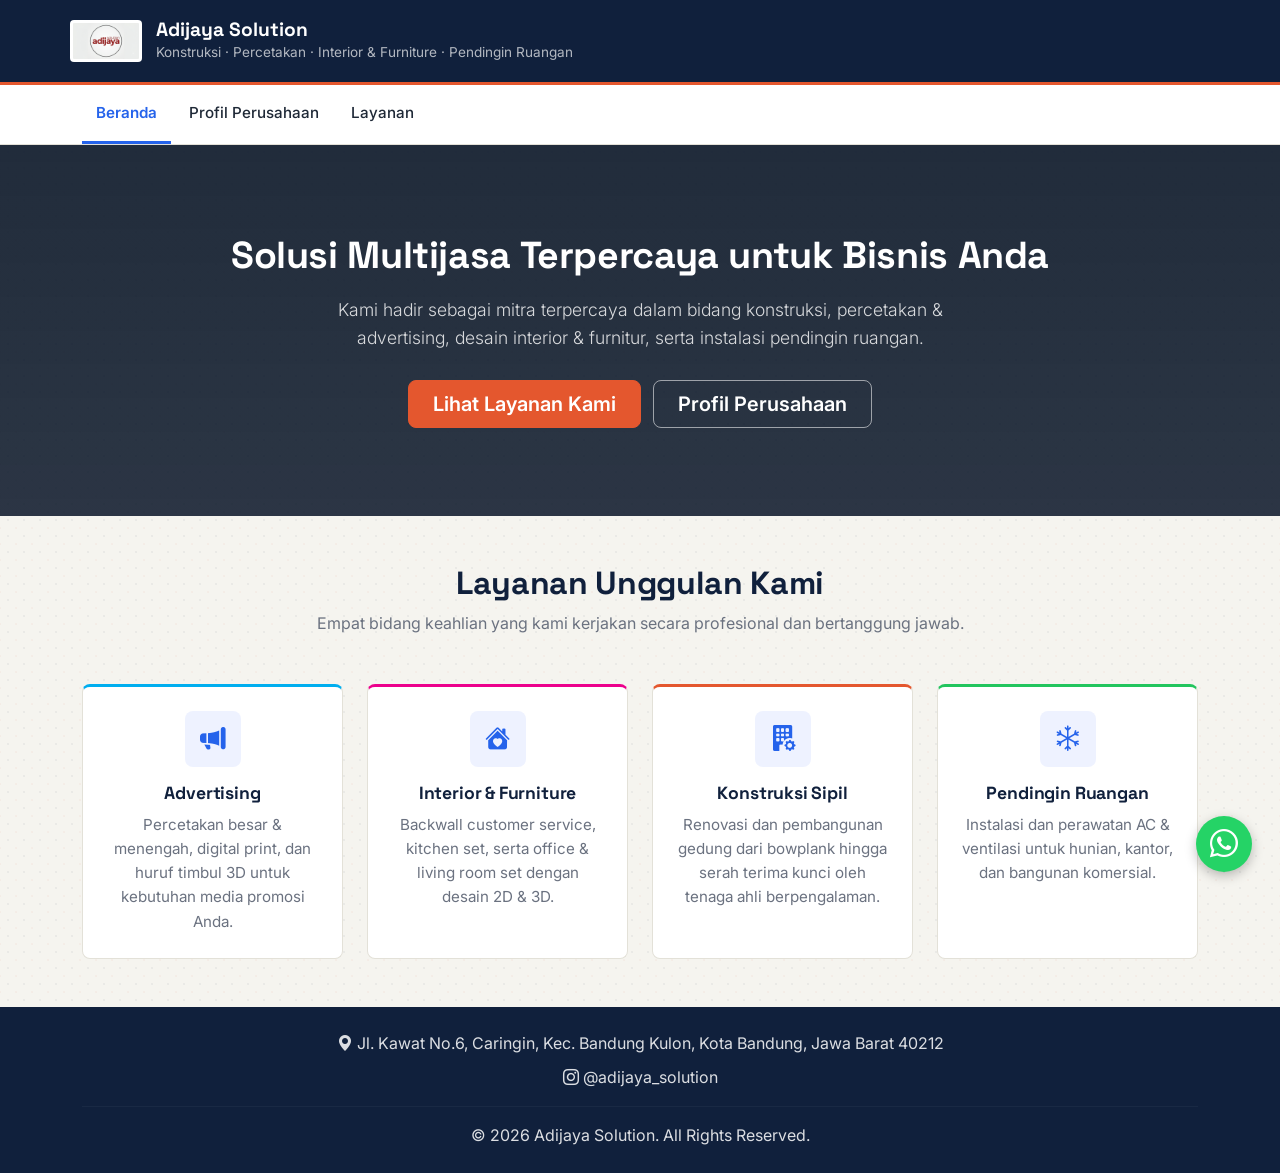
<file: index.html>
<!DOCTYPE html>
<html lang="id">
<head>
    <meta charset="UTF-8">
    <meta name="viewport" content="width=device-width, initial-scale=1.0">
    <title>Adijaya Solution - Konstruksi, Percetakan, Interior & AC</title>
    <!-- Bootstrap 5 CSS -->
    <link href="https://cdn.jsdelivr.net/npm/bootstrap@5.3.0/dist/css/bootstrap.min.css" rel="stylesheet">
    <!-- Bootstrap Icons -->
    <link rel="stylesheet" href="https://cdn.jsdelivr.net/npm/bootstrap-icons@1.10.5/font/bootstrap-icons.css">
    <!-- Custom CSS -->
    <link rel="stylesheet" href="style.css">
</head>
<body>

    
    <!-- Header -->
    <header>
        <div class="header-top">
            <div class="container header-top-inner">
                <img src="image/logo adijaya.png" alt="Logo Adijaya Solution" class="site-logo">
                <div>
                    <p class="site-title">Adijaya Solution</p>
                    <p class="site-subtitle">Konstruksi · Percetakan · Interior & Furniture · Pendingin Ruangan</p>
                </div>
            </div>
        </div>
        <nav class="navbar navbar-expand-lg site-nav">
            <div class="container">
                <button class="navbar-toggler" type="button" data-bs-toggle="collapse" data-bs-target="#navbarNav" aria-controls="navbarNav" aria-expanded="false" aria-label="Toggle navigation">
                    <span class="navbar-toggler-icon"></span>
                </button>
                <div class="collapse navbar-collapse" id="navbarNav">
                    <ul class="navbar-nav">
                        <li class="nav-item"><a class="nav-link active" href="index.html">Beranda</a></li>
                        <li class="nav-item"><a class="nav-link" href="about.html">Profil Perusahaan</a></li>
                        <li class="nav-item"><a class="nav-link" href="services.html">Layanan</a></li>
                    </ul>
                </div>
            </div>
        </nav>
    </header>

    <!-- Hero Section -->
    <section class="hero-section text-center">
        <div class="container">
            <h1>Solusi Multijasa Terpercaya untuk Bisnis Anda</h1>
            <p class="lead">Kami hadir sebagai mitra terpercaya dalam bidang konstruksi, percetakan & advertising, desain interior & furnitur, serta instalasi pendingin ruangan.</p>
            <a href="services.html" class="btn btn-primary btn-lg px-4 me-2">Lihat Layanan Kami</a>
            <a href="about.html" class="btn btn-outline-secondary btn-lg px-4">Profil Perusahaan</a>
        </div>
    </section>

    <!-- Fitur Singkat -->
    <section class="py-5">
        <div class="container">
            <div class="text-center mb-5">
                <h2 class="section-title">Layanan Unggulan Kami</h2>
                <p class="section-subtitle">Empat bidang keahlian yang kami kerjakan secara profesional dan bertanggung jawab.</p>
            </div>
            <div class="row g-4 text-center">
                <div class="col-md-3">
                    <div class="feature-card p-4">
                        <div class="feature-icon-box"><i class="bi bi-megaphone-fill"></i></div>
                        <h3>Advertising</h3>
                        <p>Percetakan besar & menengah, digital print, dan huruf timbul 3D untuk kebutuhan media promosi Anda.</p>
                    </div>
                </div>
                <div class="col-md-3">
                    <div class="feature-card p-4">
                        <div class="feature-icon-box"><i class="bi bi-house-heart-fill"></i></div>
                        <h3>Interior & Furniture</h3>
                        <p>Backwall customer service, kitchen set, serta office & living room set dengan desain 2D & 3D.</p>
                    </div>
                </div>
                <div class="col-md-3">
                    <div class="feature-card p-4">
                        <div class="feature-icon-box"><i class="bi bi-building-fill-gear"></i></div>
                        <h3>Konstruksi Sipil</h3>
                        <p>Renovasi dan pembangunan gedung dari bowplank hingga serah terima kunci oleh tenaga ahli berpengalaman.</p>
                    </div>
                </div>
                <div class="col-md-3">
                    <div class="feature-card p-4">
                        <div class="feature-icon-box"><i class="bi bi-snow"></i></div>
                        <h3>Pendingin Ruangan</h3>
                        <p>Instalasi dan perawatan AC & ventilasi untuk hunian, kantor, dan bangunan komersial.</p>
                    </div>
                </div>
            </div>
        </div>
    </section>

    <!-- Footer -->
    <footer class="site-footer py-4 mt-auto">
        <div class="container text-center">
            <div class="row justify-content-center mb-3">
                <div class="col-md-8">
                    <p class="mb-2">
                        <a href="https://maps.app.goo.gl/FqAVJFy4GYQ6KUqA9" target="_blank">
                            <i class="bi bi-geo-alt-fill"></i> Jl. Kawat No.6, Caringin, Kec. Bandung Kulon, Kota Bandung, Jawa Barat 40212
                        </a>
                    </p>
                    <p class="mb-0">
                        <a href="https://www.instagram.com/adijaya_solution?utm_source=ig_web_button_share_sheet&igsh=ZDNlZDc0MzIxNw==" target="_blank">
                            <i class="bi bi-instagram"></i> @adijaya_solution
                        </a>
                    </p>
                </div>
            </div>
            <hr>
            <p class="mb-0">&copy; 2026 Adijaya Solution. All Rights Reserved.</p>
        </div>
    </footer>

    <!-- Tombol WhatsApp Melayang -->
    <a href="https://wa.me/6285187273017?text=Halo%20Adijaya%20Solution,%20saya%20ingin%20bertanya%20tentang%20pembuatan%20signage." class="wa-float" target="_blank">
        <i class="bi bi-whatsapp"></i>
    </a>

    <!-- Bootstrap 5 JS Bundle -->
    <script src="https://cdn.jsdelivr.net/npm/bootstrap@5.3.0/dist/js/bootstrap.bundle.min.js"></script>
</body>
</html>
</file>
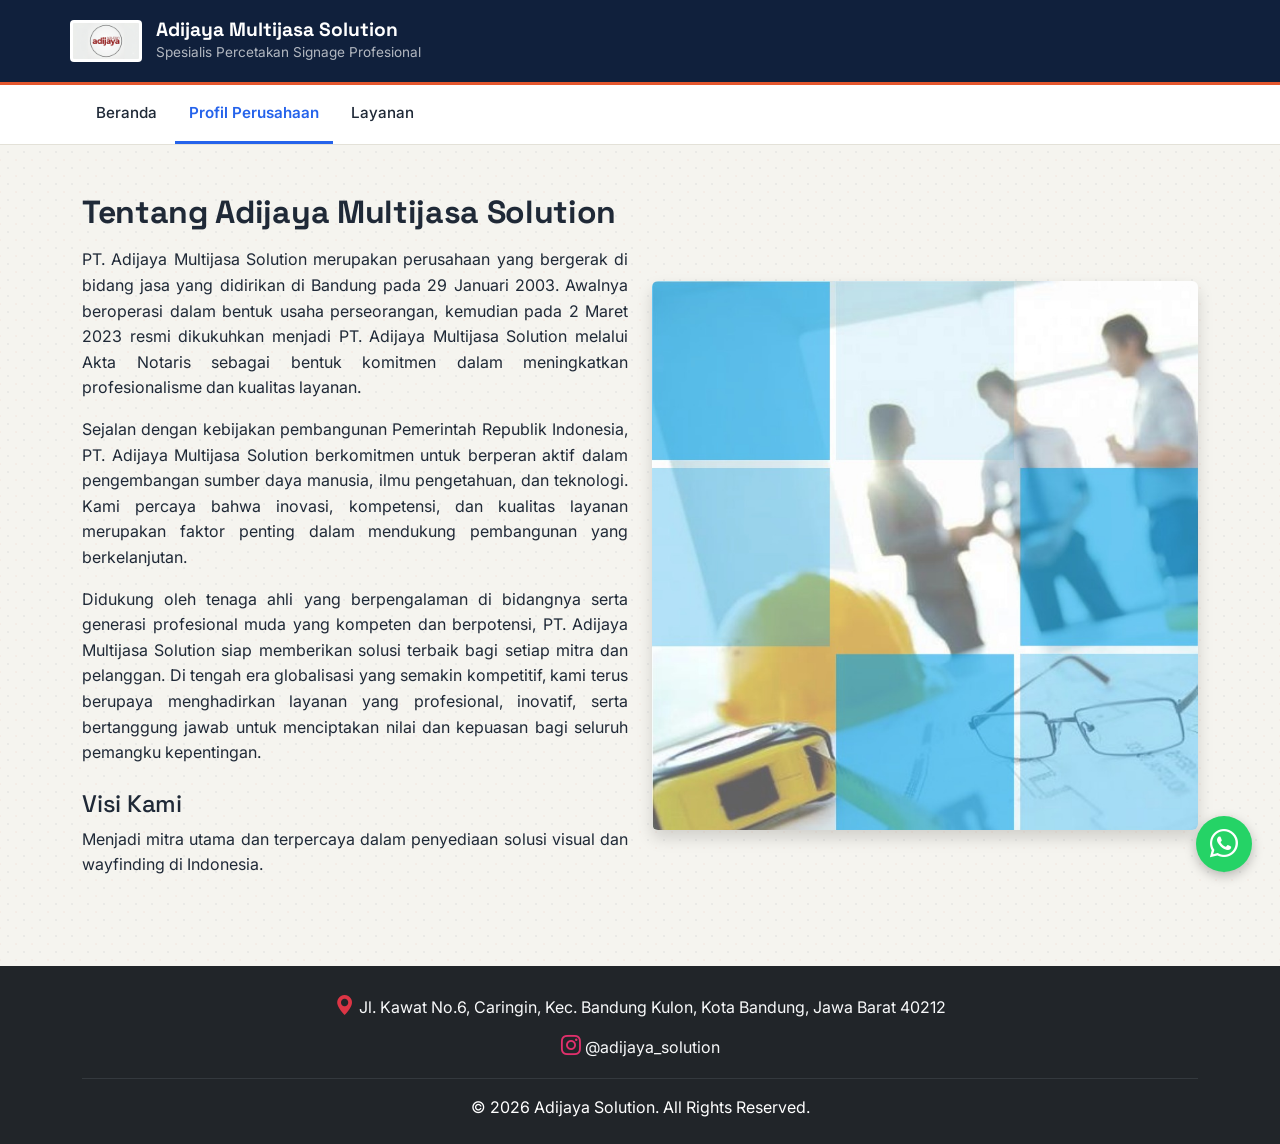
<file: about.html>
<!DOCTYPE html>
<html lang="id">
<head>
    <meta charset="UTF-8">
    <meta name="viewport" content="width=device-width, initial-scale=1.0">
    <title>Tentang Kami - Adijaya Multijasa Solution</title>
    <link href="https://cdn.jsdelivr.net/npm/bootstrap@5.3.0/dist/css/bootstrap.min.css" rel="stylesheet">
    <link rel="stylesheet" href="https://cdn.jsdelivr.net/npm/bootstrap-icons@1.10.5/font/bootstrap-icons.css">
    <link rel="stylesheet" href="style.css">
</head>
<body>

    <header>
        <div class="header-top">
            <div class="container header-top-inner">
                <img src="image/logo adijaya.png" alt="Logo Adijaya Multijasa Solution" class="site-logo">
                <div>
                    <p class="site-title">Adijaya Multijasa Solution</p>
                    <p class="site-subtitle">Spesialis Percetakan Signage Profesional</p>
                </div>
            </div>
        </div>
        <nav class="navbar navbar-expand-lg site-nav">
            <div class="container">
                <button class="navbar-toggler" type="button" data-bs-toggle="collapse" data-bs-target="#navbarNav" aria-controls="navbarNav" aria-expanded="false" aria-label="Toggle navigation">
                    <span class="navbar-toggler-icon"></span>
                </button>
                <div class="collapse navbar-collapse" id="navbarNav">
                    <ul class="navbar-nav">
                        <li class="nav-item"><a class="nav-link" href="index.html">Beranda</a></li>
                        <li class="nav-item"><a class="nav-link active" href="about.html">Profil Perusahaan</a></li>
                        <li class="nav-item"><a class="nav-link" href="services.html">Layanan</a></li>
                    </ul>
                </div>
            </div>
        </nav>
    </header>

    <!-- Content Tentang Kami -->
    <div class="container py-5 flex-grow-1">
        <div class="row align-items-center">
            <div class="col-md-6 mb-4 text-justify">
                <h2 class="fw-bold mb-3">Tentang Adijaya Multijasa Solution</h2>
                <p class="text-justify">PT. Adijaya Multijasa Solution merupakan perusahaan yang bergerak di bidang jasa yang didirikan di Bandung pada 29 Januari 2003. Awalnya beroperasi dalam bentuk usaha perseorangan, kemudian pada 2 Maret 2023 resmi dikukuhkan menjadi PT. Adijaya Multijasa Solution melalui Akta Notaris sebagai bentuk komitmen dalam meningkatkan profesionalisme dan kualitas layanan.</p>
                <p class="text-justify">Sejalan dengan kebijakan pembangunan Pemerintah Republik Indonesia, PT. Adijaya Multijasa Solution berkomitmen untuk berperan aktif dalam pengembangan sumber daya manusia, ilmu pengetahuan, dan teknologi. Kami percaya bahwa inovasi, kompetensi, dan kualitas layanan merupakan faktor penting dalam mendukung pembangunan yang berkelanjutan.</p>
                <p class="text-justify">Didukung oleh tenaga ahli yang berpengalaman di bidangnya serta generasi profesional muda yang kompeten dan berpotensi, PT. Adijaya Multijasa Solution siap memberikan solusi terbaik bagi setiap mitra dan pelanggan. Di tengah era globalisasi yang semakin kompetitif, kami terus berupaya menghadirkan layanan yang profesional, inovatif, serta bertanggung jawab untuk menciptakan nilai dan kepuasan bagi seluruh pemangku kepentingan.</p>
                <h4 class="mt-4">Visi Kami</h4>
                <p class="text-justify">Menjadi mitra utama dan terpercaya dalam penyediaan solusi visual dan wayfinding di Indonesia.</p>
            </div>
            <div class="col-md-6 text-center">
                <!-- Gambar mesin printing untuk ilustrasi workshop -->
                <img src="image/img.jpeg" alt="Workshop Adijaya" class="img-fluid rounded shadow">
            </div>
        </div>
    </div>

    <!-- Footer yang Diperbarui -->
    <footer class="bg-dark text-white py-4 mt-auto">
        <div class="container text-center">
            <div class="row justify-content-center mb-3">
                <div class="col-md-8">
                    <p class="mb-2">
                        <a href="https://maps.app.goo.gl/FqAVJFy4GYQ6KUqA9" target="_blank" class="text-light text-decoration-none">
                            <i class="bi bi-geo-alt-fill text-danger fs-5"></i> Jl. Kawat No.6, Caringin, Kec. Bandung Kulon, Kota Bandung, Jawa Barat 40212
                        </a>
                    </p>
                    <p class="mb-0">
                        <a href="https://www.instagram.com/adijaya_solution?utm_source=ig_web_button_share_sheet&igsh=ZDNlZDc0MzIxNw==" target="_blank" class="text-light text-decoration-none">
                            <i class="bi bi-instagram fs-5" style="color: #E1306C;"></i> @adijaya_solution
                        </a>
                    </p>
                </div>
            </div>
            <hr class="border-secondary">
            <p class="mb-0">&copy; 2026 Adijaya Solution. All Rights Reserved.</p>
        </div>
    </footer>

    <!-- Tombol WhatsApp Melayang -->
    <a href="https://wa.me/6285187273017?text=Halo%20Adijaya%20Solution,%20saya%20ingin%20bertanya%20tentang%20pembuatan%20signage." class="wa-float" target="_blank">
        <i class="bi bi-whatsapp"></i>
    </a>

    <script src="https://cdn.jsdelivr.net/npm/bootstrap@5.3.0/dist/js/bootstrap.bundle.min.js"></script>
</body>
</html>
</file>
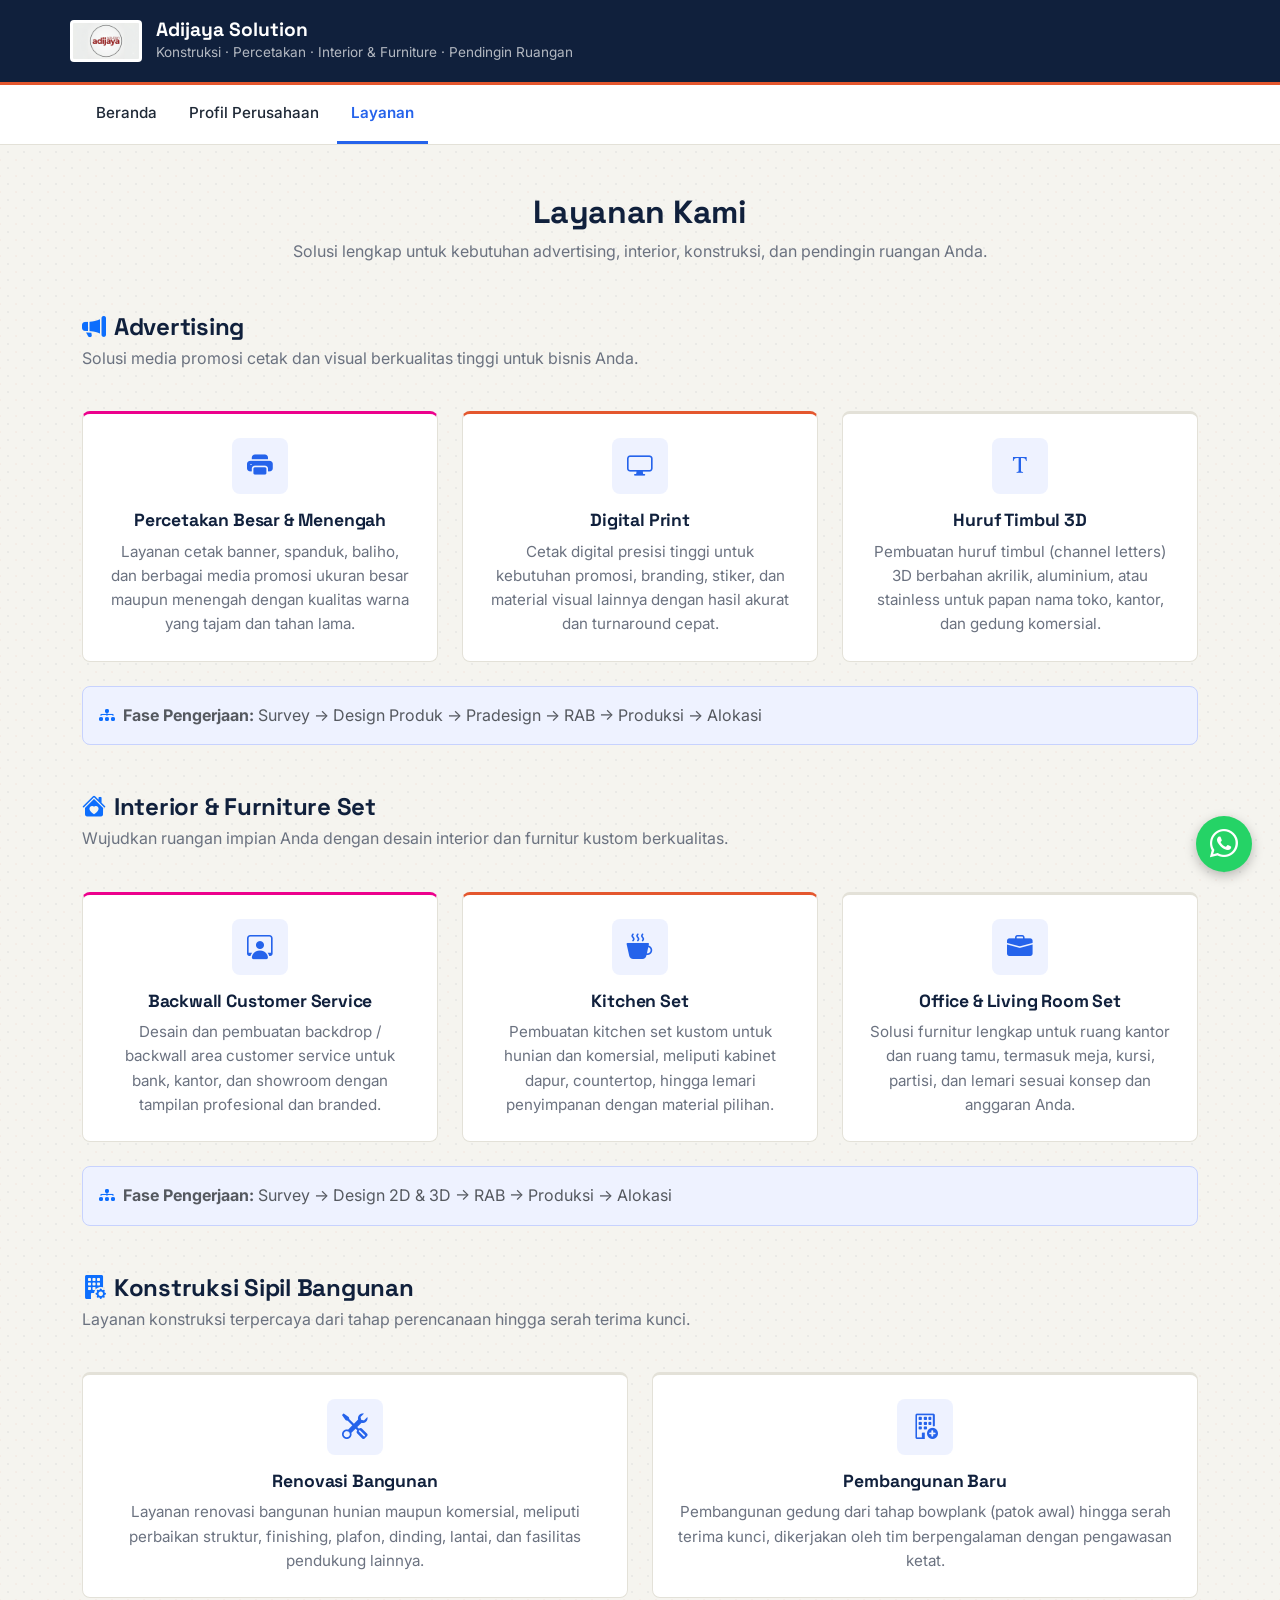
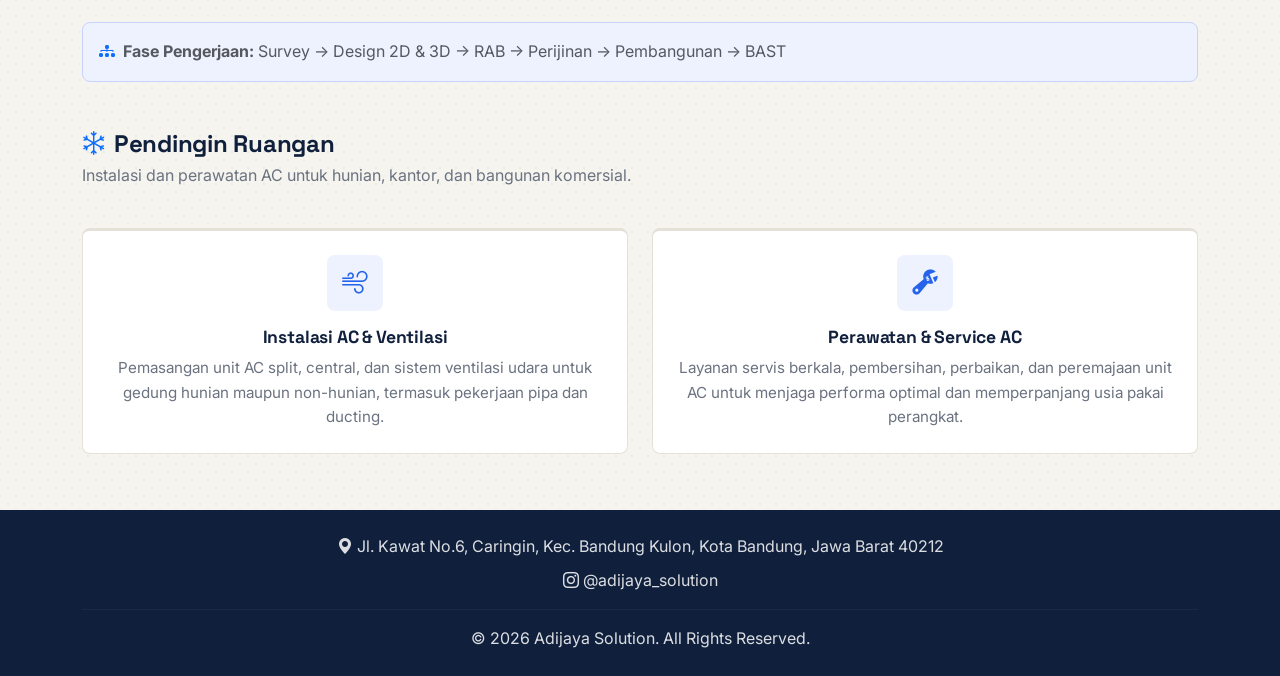
<file: services.html>
<!DOCTYPE html>
<html lang="id">
<head>
    <meta charset="UTF-8">
    <meta name="viewport" content="width=device-width, initial-scale=1.0">
    <title>Layanan - Adijaya Solution</title>
    <link href="https://cdn.jsdelivr.net/npm/bootstrap@5.3.0/dist/css/bootstrap.min.css" rel="stylesheet">
    <link rel="stylesheet" href="https://cdn.jsdelivr.net/npm/bootstrap-icons@1.10.5/font/bootstrap-icons.css">
    <link rel="stylesheet" href="style.css">
</head>
<body>

    <!-- Header -->
    <header>
        <div class="header-top">
            <div class="container header-top-inner">
                <img src="image/logo adijaya.png" alt="Logo Adijaya Solution" class="site-logo">
                <div>
                    <p class="site-title">Adijaya Solution</p>
                    <p class="site-subtitle">Konstruksi · Percetakan · Interior & Furniture · Pendingin Ruangan</p>
                </div>
            </div>
        </div>
        <nav class="navbar navbar-expand-lg site-nav">
            <div class="container">
                <button class="navbar-toggler" type="button" data-bs-toggle="collapse" data-bs-target="#navbarNav" aria-controls="navbarNav" aria-expanded="false" aria-label="Toggle navigation">
                    <span class="navbar-toggler-icon"></span>
                </button>
                <div class="collapse navbar-collapse" id="navbarNav">
                    <ul class="navbar-nav">
                        <li class="nav-item"><a class="nav-link" href="index.html">Beranda</a></li>
                        <li class="nav-item"><a class="nav-link" href="about.html">Profil Perusahaan</a></li>
                        <li class="nav-item"><a class="nav-link active" href="services.html">Layanan</a></li>
                    </ul>
                </div>
            </div>
        </nav>
    </header>

    <!-- Services Content -->
    <div class="container py-5 flex-grow-1">
        <div class="text-center mb-5">
            <h2 class="section-title">Layanan Kami</h2>
            <p class="section-subtitle">Solusi lengkap untuk kebutuhan advertising, interior, konstruksi, dan pendingin ruangan Anda.</p>
        </div>

        <!-- Advertising -->
        <div class="row g-4 mb-5">
            <div class="col-12">
                <h4 class="section-title fw-bold mb-1"><i class="bi bi-megaphone-fill me-2 text-primary"></i>Advertising</h4>
                <p class="section-subtitle mb-3">Solusi media promosi cetak dan visual berkualitas tinggi untuk bisnis Anda.</p>
            </div>
            <div class="col-md-4">
                <div class="card signage-card">
                    <div class="card-body text-center p-4">
                        <div class="feature-icon-box"><i class="bi bi-printer-fill"></i></div>
                        <h5 class="card-title">Percetakan Besar & Menengah</h5>
                        <p class="card-text">Layanan cetak banner, spanduk, baliho, dan berbagai media promosi ukuran besar maupun menengah dengan kualitas warna yang tajam dan tahan lama.</p>
                    </div>
                </div>
            </div>
            <div class="col-md-4">
                <div class="card signage-card">
                    <div class="card-body text-center p-4">
                        <div class="feature-icon-box"><i class="bi bi-display"></i></div>
                        <h5 class="card-title">Digital Print</h5>
                        <p class="card-text">Cetak digital presisi tinggi untuk kebutuhan promosi, branding, stiker, dan material visual lainnya dengan hasil akurat dan turnaround cepat.</p>
                    </div>
                </div>
            </div>
            <div class="col-md-4">
                <div class="card signage-card">
                    <div class="card-body text-center p-4">
                        <div class="feature-icon-box"><i class="bi bi-fonts"></i></div>
                        <h5 class="card-title">Huruf Timbul 3D</h5>
                        <p class="card-text">Pembuatan huruf timbul (channel letters) 3D berbahan akrilik, aluminium, atau stainless untuk papan nama toko, kantor, dan gedung komersial.</p>
                    </div>
                </div>
            </div>
            <div class="col-12">
                <div class="card service-phase-card p-3">
                    <p class="mb-0 text-muted"><i class="bi bi-diagram-3-fill me-2 text-primary"></i><strong>Fase Pengerjaan:</strong> Survey → Design Produk → Pradesign → RAB → Produksi → Alokasi</p>
                </div>
            </div>
        </div>

        <!-- Interior & Furniture -->
        <div class="row g-4 mb-5">
            <div class="col-12">
                <h4 class="section-title fw-bold mb-1"><i class="bi bi-house-heart-fill me-2 text-primary"></i>Interior & Furniture Set</h4>
                <p class="section-subtitle mb-3">Wujudkan ruangan impian Anda dengan desain interior dan furnitur kustom berkualitas.</p>
            </div>
            <div class="col-md-4">
                <div class="card signage-card">
                    <div class="card-body text-center p-4">
                        <div class="feature-icon-box"><i class="bi bi-person-workspace"></i></div>
                        <h5 class="card-title">Backwall Customer Service</h5>
                        <p class="card-text">Desain dan pembuatan backdrop / backwall area customer service untuk bank, kantor, dan showroom dengan tampilan profesional dan branded.</p>
                    </div>
                </div>
            </div>
            <div class="col-md-4">
                <div class="card signage-card">
                    <div class="card-body text-center p-4">
                        <div class="feature-icon-box"><i class="bi bi-cup-hot-fill"></i></div>
                        <h5 class="card-title">Kitchen Set</h5>
                        <p class="card-text">Pembuatan kitchen set kustom untuk hunian dan komersial, meliputi kabinet dapur, countertop, hingga lemari penyimpanan dengan material pilihan.</p>
                    </div>
                </div>
            </div>
            <div class="col-md-4">
                <div class="card signage-card">
                    <div class="card-body text-center p-4">
                        <div class="feature-icon-box"><i class="bi bi-briefcase-fill"></i></div>
                        <h5 class="card-title">Office & Living Room Set</h5>
                        <p class="card-text">Solusi furnitur lengkap untuk ruang kantor dan ruang tamu, termasuk meja, kursi, partisi, dan lemari sesuai konsep dan anggaran Anda.</p>
                    </div>
                </div>
            </div>
            <div class="col-12">
                <div class="card service-phase-card p-3">
                    <p class="mb-0 text-muted"><i class="bi bi-diagram-3-fill me-2 text-primary"></i><strong>Fase Pengerjaan:</strong> Survey → Design 2D & 3D → RAB → Produksi → Alokasi</p>
                </div>
            </div>
        </div>

        <!-- Konstruksi -->
        <div class="row g-4 mb-5">
            <div class="col-12">
                <h4 class="section-title fw-bold mb-1"><i class="bi bi-building-fill-gear me-2 text-primary"></i>Konstruksi Sipil Bangunan</h4>
                <p class="section-subtitle mb-3">Layanan konstruksi terpercaya dari tahap perencanaan hingga serah terima kunci.</p>
            </div>
            <div class="col-md-6">
                <div class="card signage-card">
                    <div class="card-body text-center p-4">
                        <div class="feature-icon-box"><i class="bi bi-tools"></i></div>
                        <h5 class="card-title">Renovasi Bangunan</h5>
                        <p class="card-text">Layanan renovasi bangunan hunian maupun komersial, meliputi perbaikan struktur, finishing, plafon, dinding, lantai, dan fasilitas pendukung lainnya.</p>
                    </div>
                </div>
            </div>
            <div class="col-md-6">
                <div class="card signage-card">
                    <div class="card-body text-center p-4">
                        <div class="feature-icon-box"><i class="bi bi-building-add"></i></div>
                        <h5 class="card-title">Pembangunan Baru</h5>
                        <p class="card-text">Pembangunan gedung dari tahap bowplank (patok awal) hingga serah terima kunci, dikerjakan oleh tim berpengalaman dengan pengawasan ketat.</p>
                    </div>
                </div>
            </div>
            <div class="col-12">
                <div class="card service-phase-card p-3">
                    <p class="mb-0 text-muted"><i class="bi bi-diagram-3-fill me-2 text-primary"></i><strong>Fase Pengerjaan:</strong> Survey → Design 2D & 3D → RAB → Perijinan → Pembangunan → BAST</p>
                </div>
            </div>
        </div>

        <!-- Pendingin Ruangan -->
        <div class="row g-4 mb-2">
            <div class="col-12">
                <h4 class="section-title fw-bold mb-1"><i class="bi bi-snow me-2 text-primary"></i>Pendingin Ruangan</h4>
                <p class="section-subtitle mb-3">Instalasi dan perawatan AC untuk hunian, kantor, dan bangunan komersial.</p>
            </div>
            <div class="col-md-6">
                <div class="card signage-card">
                    <div class="card-body text-center p-4">
                        <div class="feature-icon-box"><i class="bi bi-wind"></i></div>
                        <h5 class="card-title">Instalasi AC & Ventilasi</h5>
                        <p class="card-text">Pemasangan unit AC split, central, dan sistem ventilasi udara untuk gedung hunian maupun non-hunian, termasuk pekerjaan pipa dan ducting.</p>
                    </div>
                </div>
            </div>
            <div class="col-md-6">
                <div class="card signage-card">
                    <div class="card-body text-center p-4">
                        <div class="feature-icon-box"><i class="bi bi-wrench-adjustable"></i></div>
                        <h5 class="card-title">Perawatan & Service AC</h5>
                        <p class="card-text">Layanan servis berkala, pembersihan, perbaikan, dan peremajaan unit AC untuk menjaga performa optimal dan memperpanjang usia pakai perangkat.</p>
                    </div>
                </div>
            </div>
        </div>

    </div>

    <!-- Footer -->
    <footer class="site-footer py-4 mt-auto">
        <div class="container text-center">
            <div class="row justify-content-center mb-3">
                <div class="col-md-8">
                    <p class="mb-2">
                        <a href="https://maps.app.goo.gl/FqAVJFy4GYQ6KUqA9" target="_blank">
                            <i class="bi bi-geo-alt-fill"></i> Jl. Kawat No.6, Caringin, Kec. Bandung Kulon, Kota Bandung, Jawa Barat 40212
                        </a>
                    </p>
                    <p class="mb-0">
                        <a href="https://www.instagram.com/adijaya_solution?utm_source=ig_web_button_share_sheet&igsh=ZDNlZDc0MzIxNw==" target="_blank">
                            <i class="bi bi-instagram"></i> @adijaya_solution
                        </a>
                    </p>
                </div>
            </div>
            <hr>
            <p class="mb-0">&copy; 2026 Adijaya Solution. All Rights Reserved.</p>
        </div>
    </footer>

    <!-- Tombol WhatsApp Melayang -->
    <a href="https://wa.me/6285187273017?text=Halo%20Adijaya%20Solution,%20saya%20ingin%20bertanya%20tentang%20pembuatan%20signage." class="wa-float" target="_blank">
        <i class="bi bi-whatsapp"></i>
    </a>

    <script src="https://cdn.jsdelivr.net/npm/bootstrap@5.3.0/dist/js/bootstrap.bundle.min.js"></script>
</body>
</html>
</file>
<file: style.css>
/* ===========================================================
   style.css — Adijaya Solution
   Clean & professional, dengan nuansa khas perusahaan percetakan
   =========================================================== */

@import url('https://fonts.googleapis.com/css2?family=Space+Grotesk:wght@500;600;700&family=Inter:wght@400;500;600;700&display=swap');

:root {
  --navy: #10203C;
  --navy-dark: #0A1628;
  --accent: #E4572E;   /* garis aksen oranye di bawah header */
  --blue: #2563EB;
  --blue-dark: #1E4FC4;
  --bg: #F5F4EF;        /* warna hangat menyerupai kertas cetak */
  --surface: #FFFFFF;
  --text: #1F2937;
  --muted: #6B7280;
  --border: #E3E1D8;
  --radius: 8px;

  /* palet khas cetak CMYK, dipakai sebagai aksen dekoratif */
  --cmyk-c: #00AEEF;
  --cmyk-m: #EC008C;
  --cmyk-y: #FFD400;
  --cmyk-k: #111111;
}

* {
  box-sizing: border-box;
}

body {
  font-family: 'Inter', -apple-system, BlinkMacSystemFont, "Segoe UI", Roboto, Helvetica, Arial, sans-serif;
  display: flex;
  flex-direction: column;
  min-height: 100vh;
  color: var(--text);
  line-height: 1.6;

  /* Tekstur halftone dot halus — khas hasil cetak offset/CMYK */
  background-color: var(--bg);
  background-image:
    radial-gradient(rgba(16, 32, 60, 0.05) 1px, transparent 1px),
    radial-gradient(rgba(228, 87, 46, 0.045) 1px, transparent 1px);
  background-size: 16px 16px, 16px 16px;
  background-position: 0 0, 8px 8px;
}

h1, h2, h3, h4, h5, h6 {
  font-family: 'Space Grotesk', 'Inter', sans-serif;
  letter-spacing: -0.01em;
}

a {
  color: var(--blue);
}

/* ===== Garis identitas CMYK di paling atas halaman ===== */
.cmyk-bar {
  display: flex;
  width: 100%;
  height: 5px;
}
.cmyk-bar span { flex: 1 1 0; }
.cmyk-bar .c { background-color: var(--cmyk-c); }
.cmyk-bar .m { background-color: var(--cmyk-m); }
.cmyk-bar .y { background-color: var(--cmyk-y); }
.cmyk-bar .k { background-color: var(--cmyk-k); }

/* ===== Header ===== */
.header-top {
  background-color: var(--navy);
  color: #fff;
}

.header-top-inner {
  padding: 18px 0;
  display: flex;
  align-items: center;
  gap: 14px;
}

.site-logo {
  height: 42px;
  width: auto;
  border-radius: 4px;
  background: #fff;
  padding: 3px;
}

.site-title {
  font-family: 'Space Grotesk', sans-serif;
  font-size: 1.2rem;
  font-weight: 700;
  line-height: 1.25;
  margin: 0;
  color: #fff;
}

.site-subtitle {
  font-size: 0.85rem;
  color: rgba(255, 255, 255, 0.68);
  margin: 0;
}

.site-nav {
  background-color: var(--surface);
  border-top: 3px solid var(--accent);
  border-bottom: 1px solid var(--border);
  padding: 0;
}

.site-nav .navbar-toggler {
  border: 1px solid var(--border);
  margin: 10px 0;
}

.site-nav .navbar-toggler:focus {
  box-shadow: 0 0 0 3px rgba(37, 99, 235, 0.25);
}

.site-nav .navbar-nav {
  gap: 4px;
}

.site-nav .nav-link {
  color: var(--text);
  font-weight: 500;
  font-size: 0.95rem;
  padding: 16px 14px !important;
  border-bottom: 3px solid transparent;
  transition: color 0.15s ease, border-color 0.15s ease;
}

.site-nav .nav-link:hover {
  color: var(--blue);
}

.site-nav .nav-link.active {
  color: var(--blue);
  font-weight: 600;
  border-bottom-color: var(--blue);
}

/* ===== Hero Section — nuansa workshop percetakan ===== */
.hero-section {
  position: relative;
  background:
    linear-gradient(rgba(10, 22, 40, 0.90), rgba(10, 22, 40, 0.86)),
    url('https://images.unsplash.com/photo-1629729802306-2c196946001a?ixlib=rb-4.0.3&auto=format&fit=crop&w=1920&q=80') center/cover no-repeat;
  color: #fff;
  padding: 88px 0;
}

.hero-section h1 {
  color: #fff;
  font-weight: 700;
  font-size: 2.35rem;
  margin-bottom: 18px;
}

.hero-section .lead {
  color: rgba(255, 255, 255, 0.82);
  font-size: 1.1rem;
  max-width: 620px;
  margin: 0 auto 28px auto;
}

.hero-section .btn-primary {
  background-color: var(--accent);
  border-color: var(--accent);
  border-radius: var(--radius);
  font-weight: 600;
}

.hero-section .btn-primary:hover {
  background-color: #c94a26;
  border-color: #c94a26;
}

.hero-section .btn-outline-secondary {
  border-radius: var(--radius);
  border-color: rgba(255, 255, 255, 0.55);
  color: #fff;
  font-weight: 600;
}

.hero-section .btn-outline-secondary:hover {
  background-color: rgba(255, 255, 255, 0.12);
  border-color: #fff;
  color: #fff;
}

/* ===== Section titles ===== */
.section-title {
  color: var(--navy);
  font-weight: 700;
}

.section-subtitle {
  color: var(--muted);
}

/* ===== Feature / Signage Cards ===== */
.feature-card,
.signage-card {
  background-color: var(--surface);
  border: 1px solid var(--border);
  border-top: 3px solid var(--border);
  border-radius: var(--radius);
  box-shadow: none;
  transition: box-shadow 0.2s ease, border-color 0.2s ease;
  height: 100%;
}

.feature-card:hover,
.signage-card:hover {
  transform: none;
  box-shadow: 0 4px 14px rgba(16, 32, 60, 0.08);
}

/* Sentuhan identitas cetak: tiap kartu diberi warna atas berbeda */
.row .col-md-4:nth-child(1) .feature-card,
.row .col-md-4:nth-child(1) .signage-card { border-top-color: var(--cmyk-c); }

.row .col-md-4:nth-child(2) .feature-card,
.row .col-md-4:nth-child(2) .signage-card { border-top-color: var(--cmyk-m); }

.row .col-md-4:nth-child(3) .feature-card,
.row .col-md-4:nth-child(3) .signage-card { border-top-color: var(--accent); }

/* 4 kolom layanan di beranda */
.row .col-md-3:nth-child(1) .feature-card { border-top-color: var(--cmyk-c); }
.row .col-md-3:nth-child(2) .feature-card { border-top-color: var(--cmyk-m); }
.row .col-md-3:nth-child(3) .feature-card { border-top-color: var(--accent); }
.row .col-md-3:nth-child(4) .feature-card { border-top-color: #22C55E; }

/* Kartu fase pengerjaan */
.service-phase-card {
  background-color: #EEF2FF;
  border: 1px solid #C7D2FE;
  border-radius: var(--radius);
}

.feature-icon-box {
  width: 56px;
  height: 56px;
  border-radius: var(--radius);
  background-color: #EEF2FF;
  color: var(--blue);
  display: flex;
  align-items: center;
  justify-content: center;
  font-size: 1.6rem;
  margin: 0 auto 16px auto;
}

.feature-card h3,
.signage-card .card-title {
  font-family: 'Space Grotesk', sans-serif;
  color: var(--navy);
  font-weight: 700;
  font-size: 1.1rem;
}

.feature-card p,
.signage-card .card-text {
  color: var(--muted);
  font-size: 0.95rem;
  margin-bottom: 0;
}

/* ===== About page ===== */
.about-img {
  border: 1px solid var(--border);
  border-radius: var(--radius);
  box-shadow: none;
  max-width: 100%;
}

.text-justify {
  text-align: left;
}

/* ===== Footer ===== */
footer.site-footer {
  background-color: var(--navy);
  color: rgba(255, 255, 255, 0.85);
}

footer.site-footer a {
  color: rgba(255, 255, 255, 0.85);
  text-decoration: none;
}

footer.site-footer a:hover {
  color: #fff;
}

footer.site-footer hr {
  border-color: rgba(255, 255, 255, 0.15);
}

/* ===== Tombol WhatsApp Melayang ===== */
.wa-float {
  position: fixed;
  width: 56px;
  height: 56px;
  bottom: 28px;
  right: 28px;
  background-color: #25d366;
  color: #fff;
  border-radius: 50%;
  text-align: center;
  font-size: 28px;
  box-shadow: 0 4px 12px rgba(0, 0, 0, 0.25);
  z-index: 100;
  display: flex;
  justify-content: center;
  align-items: center;
  text-decoration: none;
}

.wa-float:hover {
  background-color: #1ebe57;
  color: #fff;
}

/* ===========================================================
   Responsif — tampilan mobile/HP
   =========================================================== */
@media (max-width: 767.98px) {
  .header-top-inner {
    padding: 14px 0;
    gap: 10px;
  }

  .site-logo {
    height: 34px;
  }

  .site-title {
    font-size: 1rem;
  }

  .site-subtitle {
    font-size: 0.75rem;
  }

  .site-nav .navbar-nav {
    padding: 6px 0 12px 0;
  }

  .site-nav .nav-link {
    padding: 10px 8px !important;
    border-bottom: none;
    border-left: 3px solid transparent;
  }

  .site-nav .nav-link.active {
    border-left-color: var(--blue);
    border-bottom-color: transparent;
    background-color: #EEF2FF;
  }

  .hero-section {
    padding: 48px 0;
    text-align: center;
  }

  .hero-section h1 {
    font-size: 1.6rem;
  }

  .hero-section .lead {
    font-size: 1rem;
  }

  .hero-section .btn-lg {
    width: 100%;
    margin: 0 0 10px 0 !important;
  }

  .wa-float {
    width: 50px;
    height: 50px;
    font-size: 24px;
    bottom: 18px;
    right: 18px;
  }
}

.text-justify {
  text-align: justify;
  text-align-last: left;  
  hyphens: auto;           
}

@media (max-width: 575.98px) {
  .header-top-inner {
    flex-wrap: wrap;
  }
}
</file>
